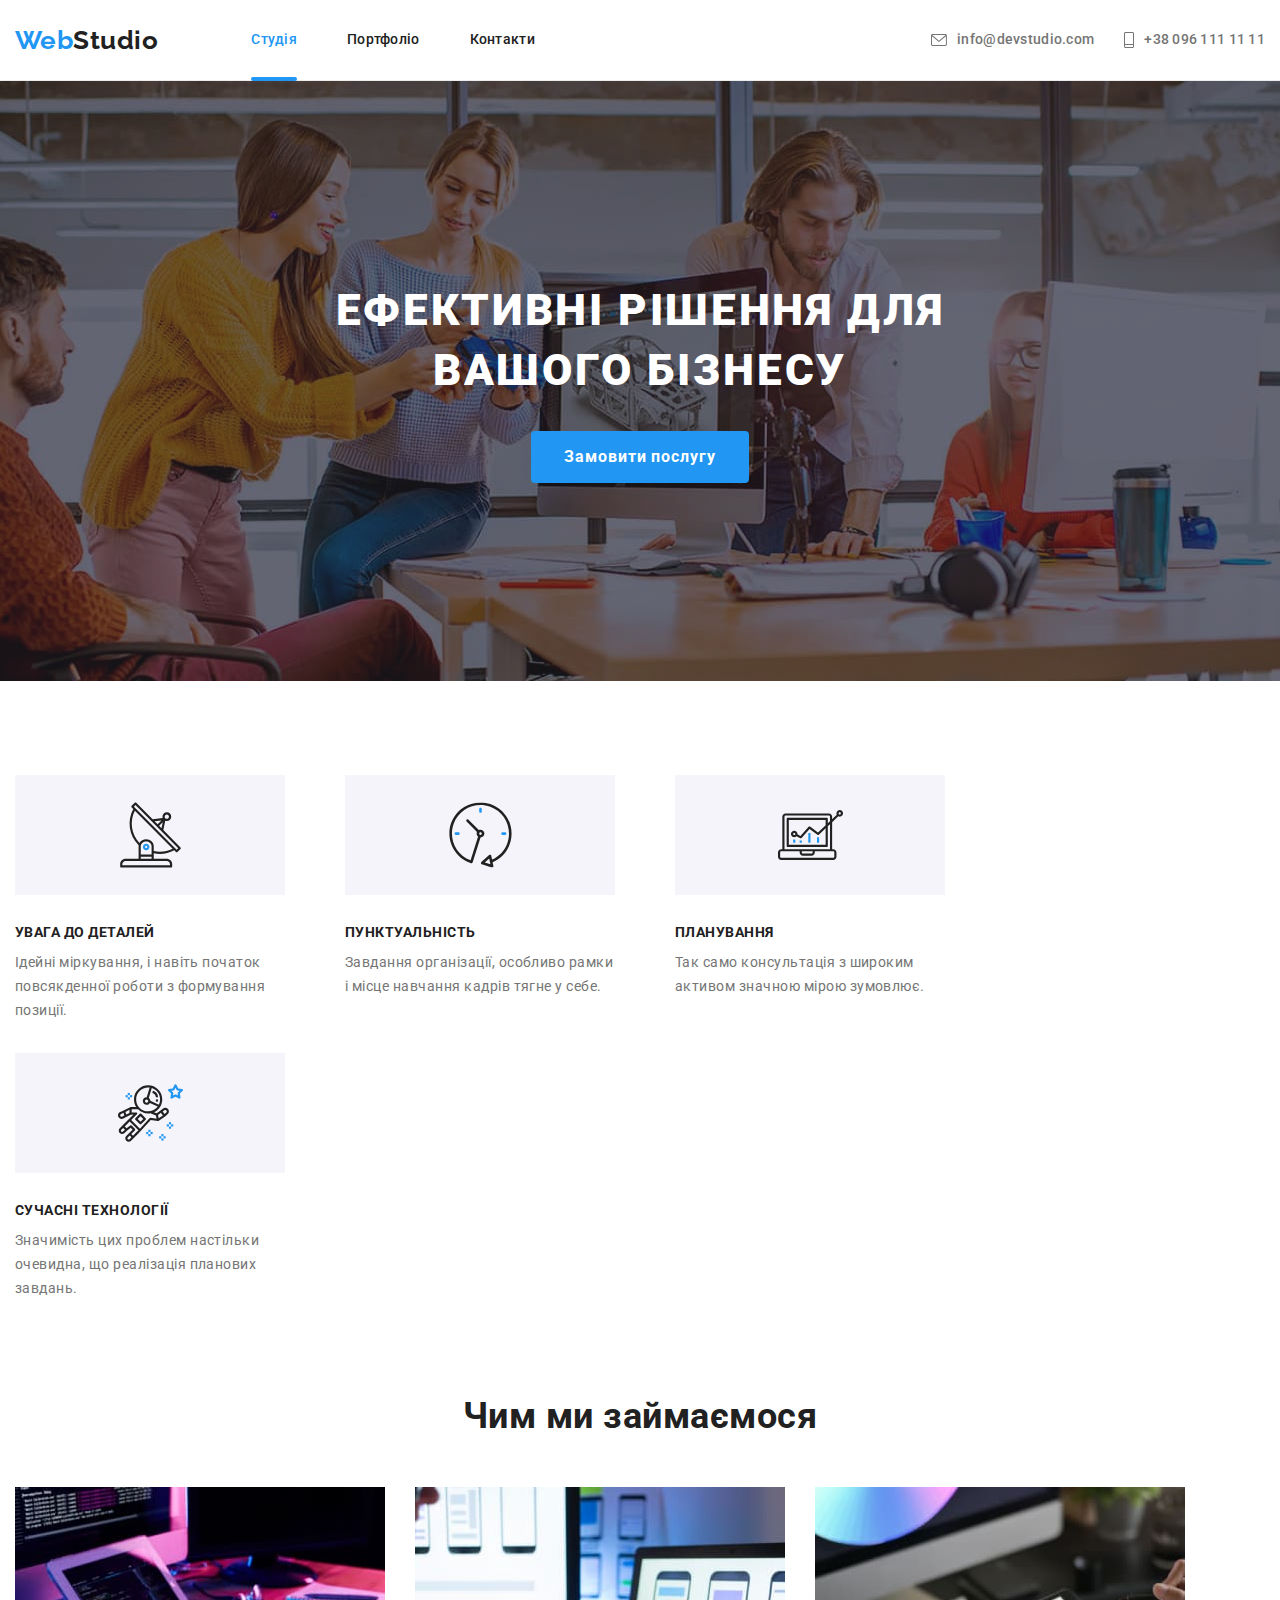
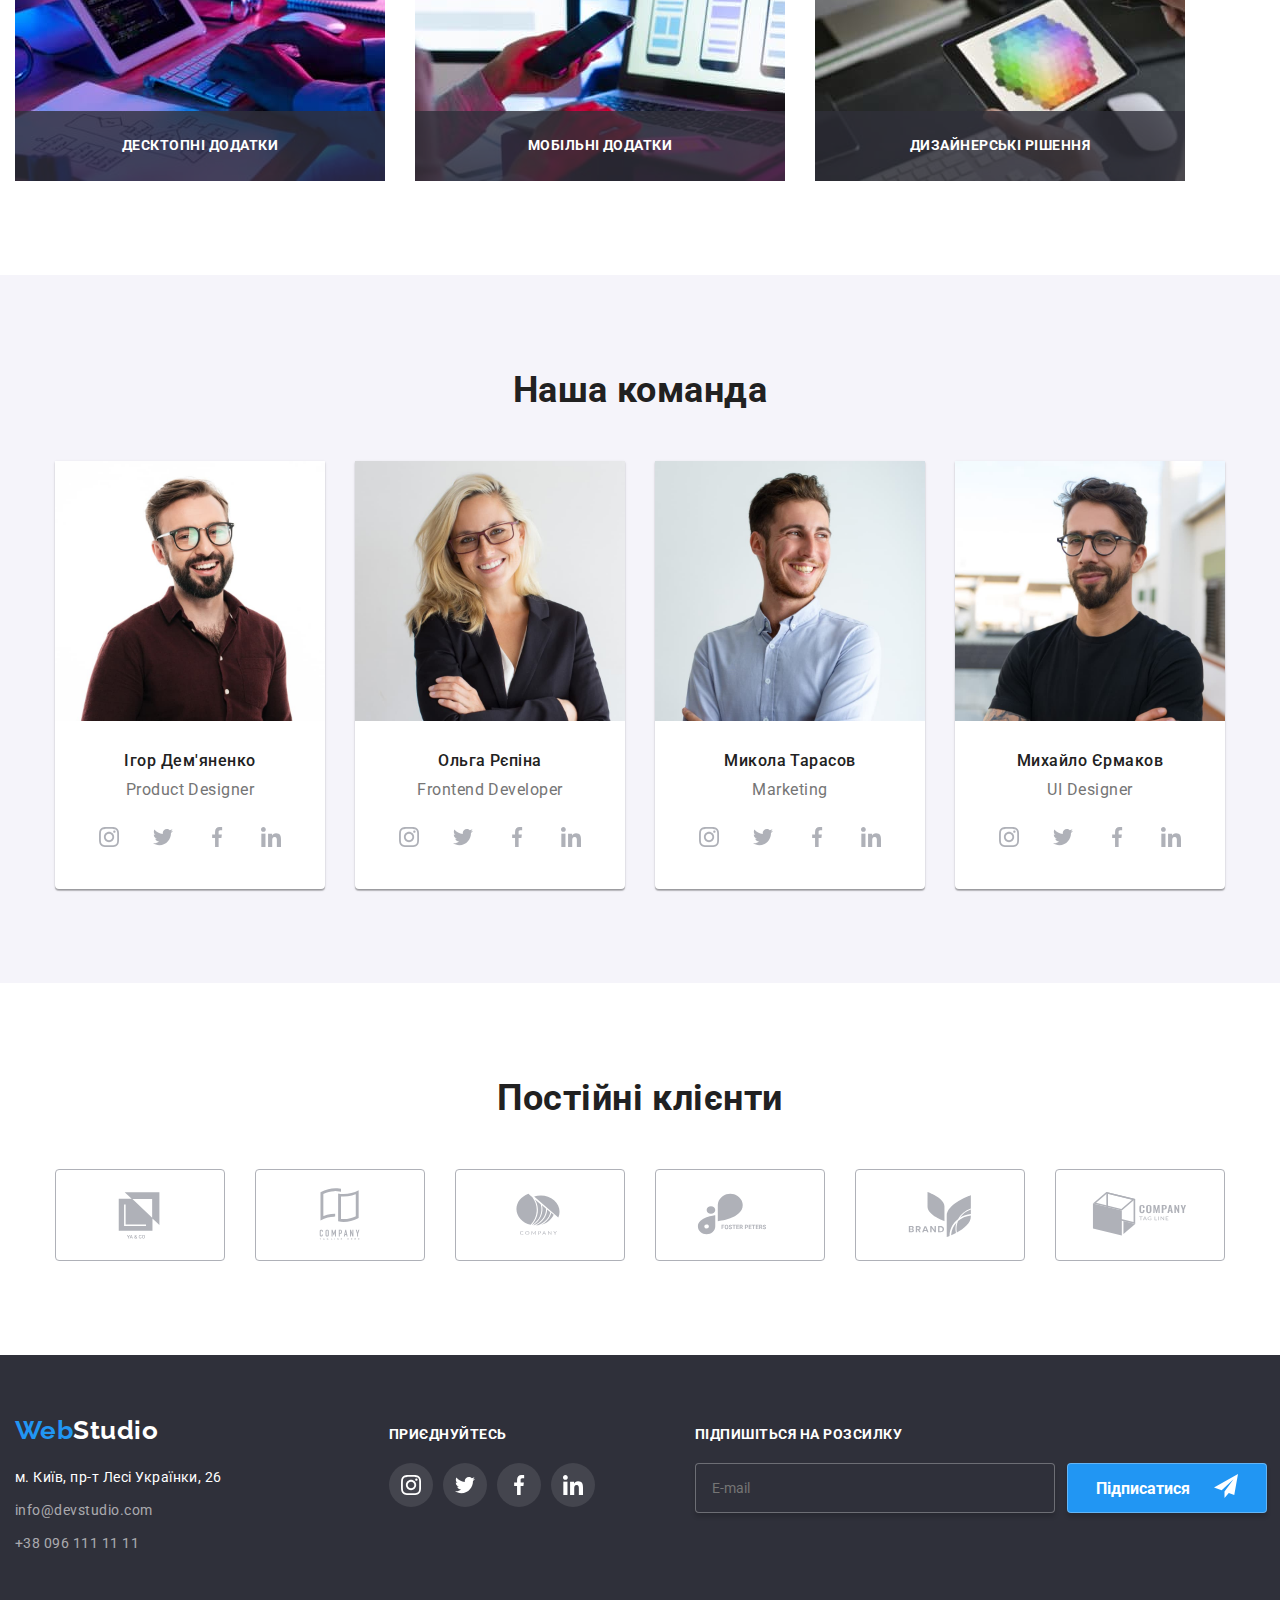
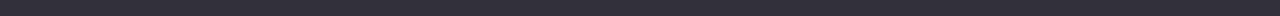
<file: index.html>
<!DOCTYPE html>
<html lang="ru">
  <head>
    <meta charset="UTF-8" />
    <meta http-equiv="X-UA-Compatible" content="IE=edge" />
    <meta name="viewport" content="width=device-width, initial-scale=1.0" />
    <title>Студия</title>
    <link rel="preconnect" href="https://fonts.googleapis.com" />
    <link rel="preconnect" href="https://fonts.googleapis.com" />
    <link rel="preconnect" href="https://fonts.gstatic.com" crossorigin />
    <link
      href="https://fonts.googleapis.com/css2?family=Raleway:wght@700&family=Roboto:wght@400;500;700;900&display=swap"
      rel="stylesheet"
    />
    <link
      rel="stylesheet"
      href="https://cdnjs.cloudflare.com/ajax/libs/modern-normalize/1.1.0/modern-normalize.min.css"
    />
    <link rel="stylesheet" href="./css/main.min.css"/>
  </head>
  <body>
    <header class="header">
      <div class="container header__container">
        <a href="/" class="logo header__logo">Web<span class="logo__span--color-black">Studio</span></a>
        <nav class="nav">
          <ul class="nav__list list">
            <li class="nav__item">
              <a class="nav__link nav__link--current" href="./index.html">Студія</a>
            </li>
            <li class="nav__item">
              <a class="nav__link" href="./portfolio.html">Портфоліо</a>
            </li>
            <li class="nav__item">
              <a class="nav__link" href="">Контакти</a>
            </li>
          </ul>
        </nav>
        <ul class="contacts header__contacts list">
          <li class="contacts__item">
            <a class="contacts__link link" href="mailto:info@devstudio.com">
              <svg class="contacts__envelop-icon">
                <use
                  href="./images/icons.svg#icon-envelope-imail"
                  width="16"
                  height="12"
                ></use>
              </svg>
              info@devstudio.com
            </a>
          </li>
          <li class="contacts__item">
            <a class="contacts__link link" href="tel:+380961111111">
              <svg class="contacts__tel-icon">
                <use
                  href="./images/icons.svg#icon-tel"
                  width="10"
                  height="16"
                ></use>
              </svg>
              +38 096 111 11 11
            </a>
          </li>
        </ul>
      </div>
    </header>
    <main>
        <section class="hero hero__overlay">
          <h1 class="hero__title">
            Ефективні рішення для <br/> вашого бізнесу
          </h1>
          <button type="button" class="hero__btn" data-modal-open>
            Замовити послугу
          </button>
        </section>
      </div>
      <section class="section">
        <div class="container features">
          <ul class="features__list list">
            <li class="features__item features__icon-antenna">
              <h3 class="features__title">УВАГА ДО ДЕТАЛЕЙ</h3>
              <p class="features__text">
                Ідейні міркування, і навіть початок повсякденної роботи з формування позиції.
              </p>
            </li>
            <li class="features__item features__icon-clock">
              <h3 class="features__title">ПУНКТУАЛЬНІСТЬ</h3>
              <p class="features__text">
                Завдання організації, особливо рамки і місце навчання кадрів тягне у себе.
              </p>
            </li>
            <li class="features__item features__icon-laptop">
              <h3 class="features__title">ПЛАНУВАННЯ</h3>
              <p class="features__text">
                Так само консультація з широким активом значною мірою зумовлює.
              </p>
            </li>
            <li class="features__item features__icon-astronaut">
              <h3 class="features__title">СУЧАСНІ ТЕХНОЛОГІЇ</h3>
              <p class="features__text">
                Значимість цих проблем настільки очевидна, що реалізація планових завдань.
              </p>
            </li>
          </ul>
        </div>
      </section>
      <section class="works">
        <div class="container">
          <h2 class="works__title">Чим ми займаємося</h2>
          <ul class="works__list list">
            <li class="works__item">
              <div class="works__wrap">
                <img
                  src="./images/img-talet-on-table.jpg"
                  alt="Белый планшет на столе"
                  width="370"
                />
                <p class="works__text">Десктопні додатки</p>
              </div>
            </li>
            <li class="works__item">
              <div class="works__wrap">
                <img
                  src="./images/img-phones-in-laptop.jpg"
                  alt="Телефоны на ноутбуке"
                  width="370"
                />
                <p class="works__text">Мобільні додатки</p>
              </div>
            </li>
            <li class="works__item">
              <div class="works__wrap">
                <img
                  src="./images/img-tablet-in-hand.jpg"
                  alt="Планшет в руках"
                  width="370"
                />
                <p class="works__text">Дизайнерські рішення</p>
              </div>
            </li>
          </ul>
        </div>
      </section>
      <section class="team team--color-grey">
        <div class="container">
          <h2 class="team__title">Наша команда</h2>
          <ul class="team__list list">
            <li class="team__item">
              <img
                src="./images/img-igor.jpg"
                alt="Мужчина в вишневой рубашке"
                width="270"
              />
              <div class="team__container">
                <p class="team__subtitle">Ігор Дем'яненко</p>
                <p lang="en" class="team__text">Product Designer</p>
                <ul class="soc list">
                  <li class="soc__item">
                    <a href="" class="soc__link link">
                      <svg class="soc__icon">
                        <use
                          href="./images/icons.svg#icon-instagram"
                          width="20"
                          height="20"
                        ></use>
                      </svg>
                    </a>
                  </li>
                  <li class="soc__item">
                    <a href="" class="soc__link link">
                      <svg class="soc__icon">
                        <use
                          href="./images/icons.svg#icon-twitter"
                          width="20"
                          height="20"
                        ></use>
                      </svg>
                    </a>
                  </li>
                  <li class="soc__item">
                    <a href="" class="soc__link link">
                      <svg class="soc__icon">
                        <use
                          href="./images/icons.svg#icon-facebook"
                          width="20"
                          height="20"
                        ></use>
                      </svg>
                    </a>
                  </li>
                  <li class="soc__item">
                    <a href="" class="soc__link link">
                      <svg class="soc__icon">
                        <use
                          href="./images/icons.svg#icon-linkedin"
                          width="20"
                          height="20"
                        ></use>
                      </svg>
                    </a>
                  </li>
                </ul>
              </div>
            </li>
            <li class="team__item">
              <img
                src="./images/img-olga.jpg"
                alt="Блондинка в очках"
                width="270"
              />
              <div class="team__container">
                <p class="team__subtitle">Ольга Рєпіна</p>
                <p lang="en" class="team__text">Frontend Developer</p>
                <ul class="soc list">
                  <li class="soc__item">
                    <a href="" class="soc__link link">
                      <svg class="soc__icon">
                        <use
                          href="./images/icons.svg#icon-instagram"
                          width="20"
                          height="20"
                        ></use>
                      </svg>
                    </a>
                  </li>
                  <li class="soc__item">
                    <a href="" class="soc__link link">
                      <svg class="soc__icon">
                        <use
                          href="./images/icons.svg#icon-twitter"
                          width="20"
                          height="20"
                        ></use>
                      </svg>
                    </a>
                  </li>
                  <li class="soc__item">
                    <a href="" class="soc__link link">
                      <svg class="soc__icon">
                        <use
                          href="./images/icons.svg#icon-facebook"
                          width="20"
                          height="20"
                        ></use>
                      </svg>
                    </a>
                  </li>
                  <li class="soc__item">
                    <a href="" class="soc__link link">
                      <svg class="soc__icon">
                        <use
                          href="./images/icons.svg#icon-linkedin"
                          width="20"
                          height="20"
                        ></use>
                      </svg>
                    </a>
                  </li>
                </ul>
              </div>
            </li>
            <li class="team__item">
              <img
                src="./images/img-nicolay.jpg"
                alt="Мужчина в белой рубашке"
                width="270"
              />
              <div class="team__container">
                <p class="team__subtitle">Микола Тарасов</p>
                <p lang="en" class="team__text">Marketing</p>
                <ul class="soc list">
                  <li class="soc__item">
                    <a href="" class="soc__link link">
                      <svg class="soc__icon">
                        <use
                          href="./images/icons.svg#icon-instagram"
                          width="20"
                          height="20"
                        ></use>
                      </svg>
                    </a>
                  </li>
                  <li class="soc__item">
                    <a href="" class="soc__link link">
                      <svg class="soc__icon">
                        <use
                          href="./images/icons.svg#icon-twitter"
                          width="20"
                          height="20"
                        ></use>
                      </svg>
                    </a>
                  </li>
                  <li class="soc__item">
                    <a href="" class="soc__link link">
                      <svg class="soc__icon">
                        <use
                          href="./images/icons.svg#icon-facebook"
                          width="20"
                          height="20"
                        ></use>
                      </svg>
                    </a>
                  </li>
                  <li class="soc__item">
                    <a href="" class="soc__link link">
                      <svg class="soc__icon">
                        <use
                          href="./images/icons.svg#icon-linkedin"
                          width="20"
                          height="20"
                        ></use>
                      </svg>
                    </a>
                  </li>
                </ul>
              </div>
            </li>
            <li class="team__item">
              <img
                src="./images/img-mihail.jpg"
                alt="Мужчина в черной футболке"
                width="270"
              />
              <div class="team__container">
                <p class="team__subtitle">Михайло Єрмаков</p>
                <p lang="en" class="team__text">UI Designer</p>
                <ul class="soc list">
                  <li class="soc__item">
                    <a href="" class="soc__link link">
                      <svg class="soc__icon">
                        <use
                          href="./images/icons.svg#icon-instagram"
                          width="20"
                          height="20"
                        ></use>
                      </svg>
                    </a>
                  </li>
                  <li class="soc__item">
                    <a href="" class="soc__link link">
                      <svg class="soc__icon">
                        <use
                          href="./images/icons.svg#icon-twitter"
                          width="20"
                          height="20"
                        ></use>
                      </svg>
                    </a>
                  </li>
                  <li class="soc__item">
                    <a href="" class="soc__link link">
                      <svg class="soc__icon">
                        <use
                          href="./images/icons.svg#icon-facebook"
                          width="20"
                          height="20"
                        ></use>
                      </svg>
                    </a>
                  </li>
                  <li class="soc__item">
                    <a href="" class="soc__link link">
                      <svg class="soc__icon">
                        <use
                          href="./images/icons.svg#icon-linkedin"
                          width="20"
                          height="20"
                        ></use>
                      </svg>
                    </a>
                  </li>
                </ul>
              </div>
            </li>
          </ul>
        </div>
      </section>
      <section class="clients">
        <div class="container">
          <h2 class="clients__title">Постійні клієнти</h2>
          <ul class="clients__list list">
            <li class="clients__item">
              <a href="" class="clients__link link">
                <svg class="clients__icon">
                  <use
                    href="./images/icons.svg#icon-logo-yaco"
                    class="clients__icon-yaco"
                    width="106"
                    height="60"
                  ></use>
                </svg>
              </a>
            </li>
            <li class="clients__item">
              <a href="" class="clients__link link">
                <svg class="clients__icon">
                  <use
                    href="./images/icons.svg#icon-logo-company-paper"
                    class="clients__icon-paper"
                    width="106"
                    height="60"
                  ></use>
                </svg>
              </a>
            </li>
            <li class="clients__item">
              <a href="" class="clients__link link">
                <svg class="clients__icon">
                  <use
                    href="./images/icons.svg#icon-logo-company-slice"
                    width="106"
                    height="60"
                  ></use>
                </svg>
              </a>
            </li>
            <li class="clients__item">
              <a href="" class="clients__link link">
                <svg class="clients__icon">
                  <use
                    href="./images/icons.svg#icon-logo-foster"
                    width="106"
                    height="60"
                  ></use>
                </svg>
              </a>
            </li>
            <li class="clients__item">
              <a href="" class="clients__link link">
                <svg class="clients__icon">
                  <use
                    href="./images/icons.svg#icon-logo-brend"
                    width="106"
                    height="60"
                  ></use>
                </svg>
              </a>
            </li>
            <li class="clients__item">
              <a href="" class="clients__link link">
                <svg class="clients__icon">
                  <use
                    href="./images/icons.svg#icon-logo-company-cube"
                    width="106"
                    height="60"
                  ></use>
                </svg>
              </a>
            </li>
          </ul>
        </div>
      </section>
    </main>
    <footer class="footer footer--dark">
      <div class="container footer__all">
        <section class="footer__info">
          <a href="/" class="logo footer__logo">Web<span class="logo__span--color-white">Studio</span></a>
          <address class="address footer__addres">
            м. Київ, пр-т Лесі Українки, 26
          </address>
          <ul class="contacts-f list">
            <li class="contacts-f__item mail">
              <a class="contacts-f__mail" href="mailto:info@devstudio.com"
                >info@devstudio.com</a
              >
            </li>
            <li class="contacts-f__item">
              <a class="contacts-f__tel" href="tel:+380961111111"
                >+38 096 111 11 11</a
              >
            </li>
          </ul>
        </section>
        <section class="join footer__join">
          <h4 class="join__title">приєднуйтесь</h4>
          <ul class="join__list list">
            <li class="join__item">
              <a href="" class="join__link link">
                <svg class="join__icon">
                  <use
                    href="./images/icons.svg#icon-instagram"
                    width="20"
                    height="20"
                  ></use>
                </svg>
              </a>
            </li>
            <li class="join__item">
              <a href="" class="join__link link">
                <svg class="join__icon">
                  <use
                    href="./images/icons.svg#icon-twitter"
                    width="20"
                    height="20"
                  ></use>
                </svg>
              </a>
            </li>
            <li class="join__item">
              <a href="" class="join__link link">
                <svg class="join__icon">
                  <use
                    href="./images/icons.svg#icon-facebook"
                    width="20"
                    height="20"
                  ></use>
                </svg>
              </a>
            </li>
            <li class="join__item">
              <a href="" class="join__link link">
                <svg class="join__icon">
                  <use
                    href="./images/icons.svg#icon-linkedin"
                    width="20"
                    height="20"
                  ></use>
                </svg>
              </a>
            </li>
          </ul>
        </section>
        <section class="mailing">
            <p class="mailing__title">Підпишіться на розсилку</p>
            <form class="mailing__form">
                <input type="email" name="email" placeholder="E-mail" class="mailing__input">
                <button type="submit" class="btn mailing-btn">Підписатися
                    <svg class="mailing__icon" width="24" height="24">
                        <use href="./images/icons.svg#footer-send-icon"></use>
                    </svg>
                </button>
            </form>
        </section>
      </div>
    </footer>
    <div class="backdrop is-hidden" data-modal>
      <div class="modal">
        <button type="button" class="modal-close-btn" data-modal-close>
          <svg class="icon-modal-close">
            <use
              href="./images/icons.svg#icon-modal-close-btn"
              width="11"
              height="11"
            ></use>
          </svg>
        </button>
        <p class="modal-title">Залиште свої дані, ми вам передзвонимо</p>
        <form class="modal-form">
          <div class="modal-field">
            <label class="modal-label" for="user-name">Ім'я</label>
            <div class="input-wrap">
              <input
                type="text"
                name="user-name"
                class="modal-input"
                required
                minlength="2"
                id="user-name"
              />
              <svg class="modal-icon-user" width="18" height="18">
                <use href="./images/icons.svg#modal-icon-person"></use>
              </svg>
            </div>
          </div>
          <div class="modal-field">
            <label class="modal-label" for="user-tel">Телефон</label>
            <div class="input-wrap">
              <input
                type="tel"
                name="user-tel"
                class="modal-input"
                required
                minlength="2"
                id="user-tel"
              />
              <svg class="modal-icon-tel" width="18" height="18">
                <use href="./images/icons.svg#modal-icon-phone"></use>
              </svg>
            </div>
          </div>
          <div class="modal-field">
            <label class="modal-label" for="user-mail">Пошта</label>
            <div class="input-wrap">
              <input
                type="email"
                name="user-mail"
                class="modal-input"
                required
                minlength="2"
                id="user-mail"
              />
              <svg class="modal-icon-mail" width="18" height="18">
                <use href="./images/icons.svg#modal-icon-email"></use>
              </svg>
            </div>
          </div>
          <div class="modal-field coment">
            <label class="modal-label" for="modal-text">Коментар</label>
            <textarea
              name="modal-text"
              id="modal-text"
              class="modal-text-area"
              placeholder="Введіть текст"
            ></textarea>
          </div>
          <label for="privacy" class="check-text">
                <input type="checkbox" name="pivacy" id="privacy"  class="input-check visually-hidden" />
                  <span class="check-check">
                      <svg class="check-icon" width="11" height="8">
                          <use href="./images/icons.svg#icon-modal-check">
                          </use>
                        </svg>
                    </span>Погоджуюся з розсилкою та приймаю &nbsp;<a href="">Умови договору</a>
            </label>
          <button type="submit" class="modal-btn">Відправити
          </button>
          </div>
        </form>
      </div>
    </div>
    <script src="./js/modal.js"></script>
  </body>
</html>
</file>
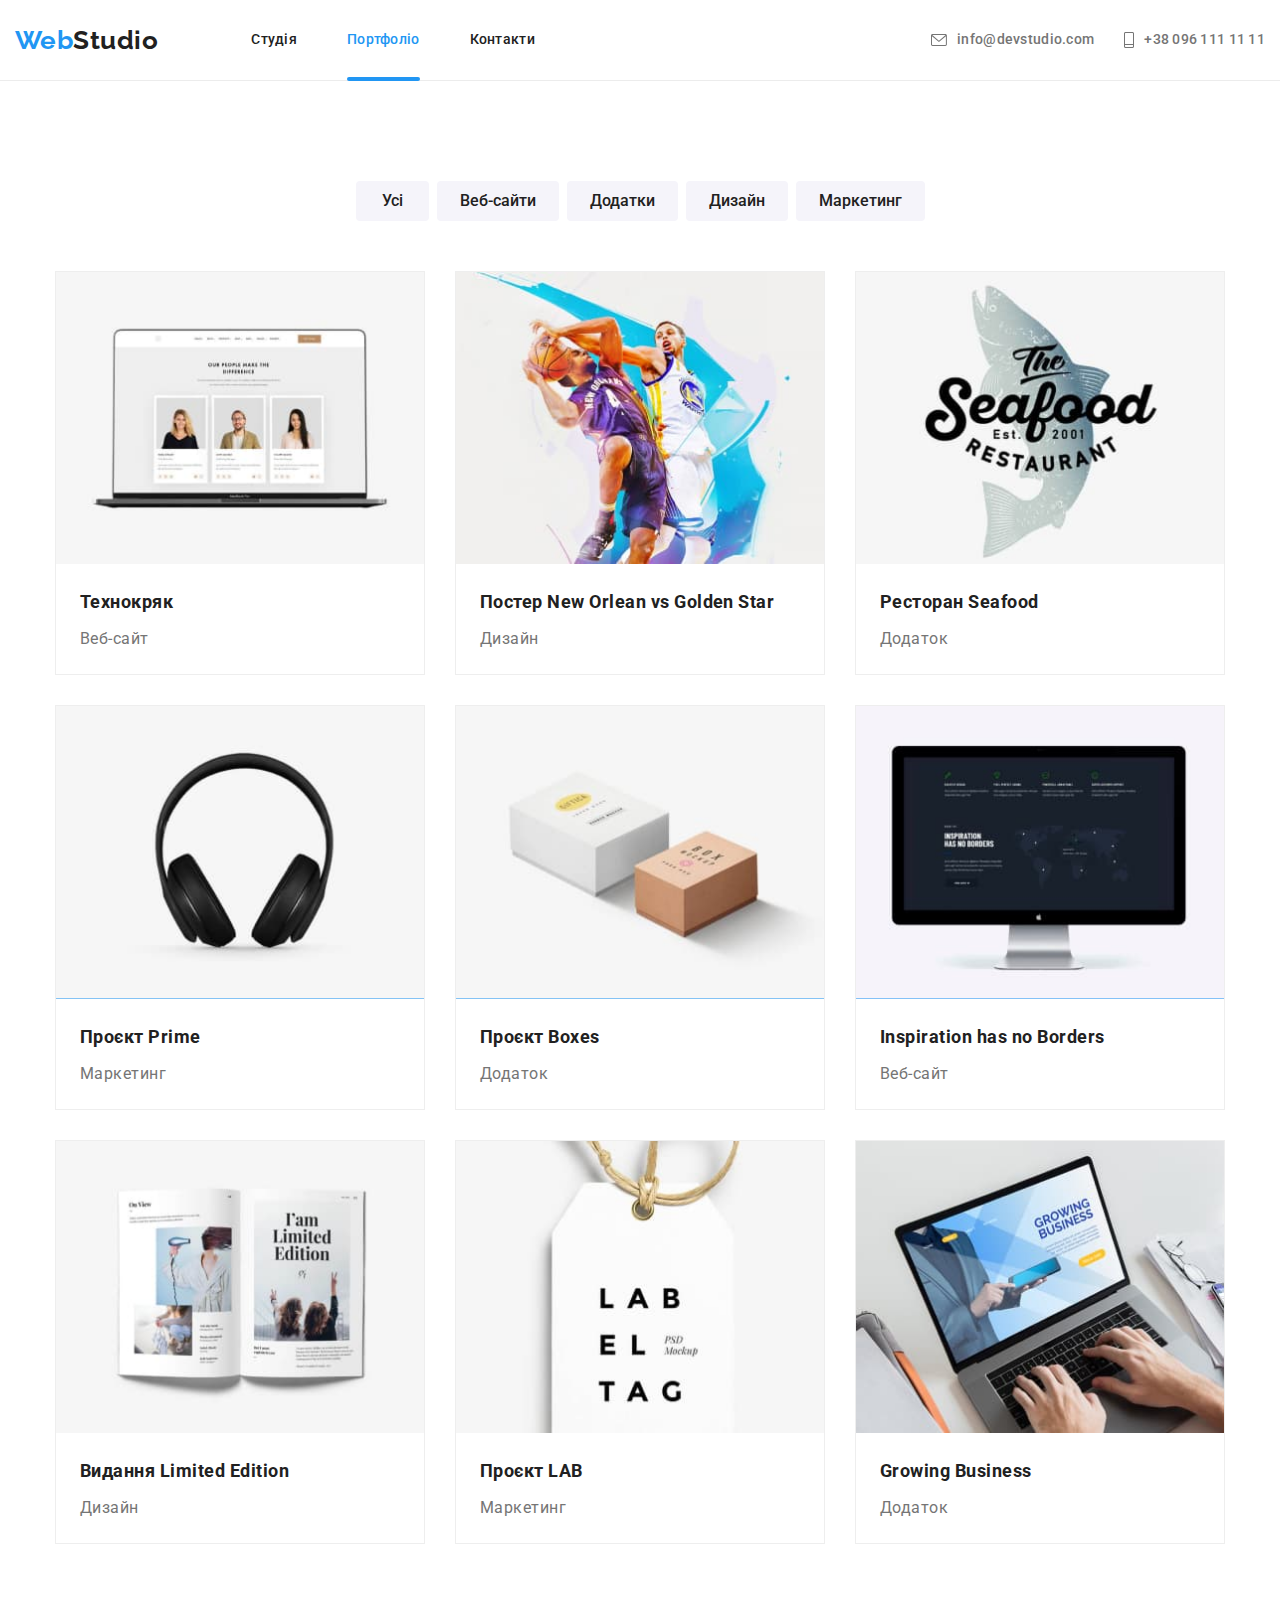
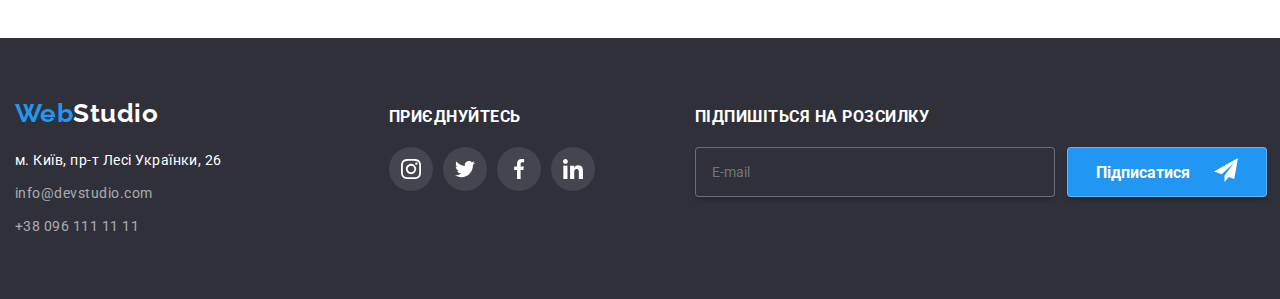
<file: portfolio.html>
<!DOCTYPE html>
<html lang="ru">
  <head>
    <meta charset="UTF-8" />
    <meta http-equiv="X-UA-Compatible" content="IE=edge" />
    <meta name="viewport" content="width=device-width, initial-scale=1.0" />
    <title>Portfolio</title>
    <link rel="preconnect" href="https://fonts.googleapis.com" />
    <link rel="preconnect" href="https://fonts.gstatic.com" crossorigin />
    <link
      href="https://fonts.googleapis.com/css2?family=Raleway:wght@700&family=Roboto:wght@400;500;700;900&display=swap"
      rel="stylesheet"
    />
    <link
      rel="stylesheet"
      href="https://cdnjs.cloudflare.com/ajax/libs/modern-normalize/1.1.0/modern-normalize.min.css"
    />
    <link rel="stylesheet" href="./css/main.min.css" />
  </head>
  <body>
    <header class="header">
      <div class="container header__container">
        <a href="/" class="logo header__logo"
          >Web<span class="logo__span--color-black">Studio</span></a
        >
        <nav class="nav">
          <ul class="nav__list list">
            <li class="nav__item">
              <a class="nav__link" href="./index.html">Студія</a>
            </li>
            <li class="nav__item">
              <a class="nav__link nav__link--current" href="./portfolio.html"
                >Портфоліо</a
              >
            </li>
            <li class="nav__item">
              <a class="nav__link" href="">Контакти</a>
            </li>
          </ul>
        </nav>
        <ul class="contacts header__contacts list">
          <li class="contacts__item">
            <a class="contacts__link link" href="mailto:info@devstudio.com">
              <svg class="contacts__envelop-icon">
                <use
                  href="./images/icons.svg#icon-envelope-imail"
                  width="16"
                  height="12"
                ></use>
              </svg>
              info@devstudio.com
            </a>
          </li>
          <li class="contacts__item">
            <a class="contacts__link link" href="tel:+380961111111">
              <svg class="contacts__tel-icon">
                <use
                  href="./images/icons.svg#icon-tel"
                  width="10"
                  height="16"
                ></use>
              </svg>
              +38 096 111 11 11
            </a>
          </li>
        </ul>
      </div>
    </header>
    <main class="portfolio-main">
      <section class="portfolio-filter">
        <div class="container">
          <ul class="filter list">
            <li class="filter__item">
              <button class="filter__btn" type="button">Усі</button>
            </li>
            <li class="filter__item">
              <button class="filter__btn" type="button">Веб-сайти</button>
            </li>
            <li class="filter__item">
              <button class="filter__btn" type="button">Додатки</button>
            </li>
            <li class="filter__item">
              <button class="filter__btn" type="button">Дизайн</button>
            </li>
            <li class="filter__item">
              <button class="filter__btn" type="button">Маркетинг</button>
            </li>
          </ul>
          <ul class="example list">
            <li class="example__item">
              <a href="" class="example__link link">
                <div class="card">
                  <img
                    class="card__img"
                    src="./images/portfolio-photo1.jpg"
                    alt="На ноутбуке три человека"
                    width="370"
                  />
                  <p class="card__info">
                    Ресурс пропонує комплексні пропозиції з різним рівнем
                    функціоналу та сервісів. Все це дозволить відвідувачу
                    отримати вичерпні відомості про компанію чи приватну особу.
                  </p>
                </div>
                <div class="text-wrap">
                  <h2 class="text-wrap__name-work">Технокряк</h2>
                  <p class="text-wrap__kind-work">Веб-сайт</p>
                </div>
              </a>
            </li>
            <li class="example__item">
              <a href="" class="example__link link">
                <div class="card">
                  <img
                    class="card__img"
                    src="./images/portfolio-photo2.jpg"
                    alt="Баскетбол"
                    width="370"
                  />
                  <p class="card__info">
                    Ресурс пропонує комплексні пропозиції з різним рівнем
                    функціоналу та сервісів. Все це дозволить відвідувачу
                    отримати вичерпні відомості про компанію чи приватну особу.
                  </p>
                </div>
                <div class="text-wrap">
                  <h2 class="text-wrap__name-work">
                    Постер <span>New Orlean vs Golden Star</span>
                  </h2>
                  <p class="text-wrap__kind-work">Дизайн</p>
                </div>
              </a>
            </li>
            <li class="example__item">
              <a href="" class="example__link link">
                <div class="card">
                  <img
                    class="card__img"
                    src="./images/portfolio-photo3.jpg"
                    alt="Логотип ресторана"
                    width="370"
                  />
                  <p class="card__info">
                    Ресурс пропонує комплексні пропозиції з різним рівнем
                    функціоналу та сервісів. Все це дозволить відвідувачу
                    отримати вичерпні відомості про компанію чи приватну особу.
                  </p>
                </div>
                <div class="text-wrap">
                  <h2 class="text-wrap__name-work">
                    Ресторан <span>Seafood</span>
                  </h2>
                  <p class="text-wrap__kind-work">Додаток</p>
                </div>
              </a>
            </li>
            <li class="example__item">
              <a href="" class="example__link link">
                <div class="card">
                  <img
                    class="card__img"
                    src="./images/portfolio-photo4.jpg"
                    alt="Наушники"
                    width="370"
                  />
                  <p class="card__info">
                    Ресурс пропонує комплексні пропозиції з різним рівнем
                    функціоналу та сервісів. Все це дозволить відвідувачу
                    отримати вичерпні відомості про компанію чи приватну особу.
                  </p>
                </div>
                <div class="text-wrap">
                  <h2 class="text-wrap__name-work">
                    Проєкт <span>Prime</span>
                  </h2>
                  <p class="text-wrap__kind-work">Маркетинг</p>
                </div>
              </a>
            </li>
            <li class="example__item">
              <a href="" class="example__link link">
                <div class="card">
                  <img
                    class="card__img"
                    src="./images/portfolio-photo5.jpg"
                    alt="Коробки"
                    width="370"
                  />
                  <p class="card__info">
                    Ресурс пропонує комплексні пропозиції з різним рівнем
                    функціоналу та сервісів. Все це дозволить відвідувачу
                    отримати вичерпні відомості про компанію чи приватну особу.
                  </p>
                </div>
                <div class="text-wrap">
                  <h2 class="text-wrap__name-work">
                    Проєкт <span>Boxes</span>
                  </h2>
                  <p class="text-wrap__kind-work">Додаток</p>
                </div>
              </a>
            </li>
            <li class="example__item">
              <a href="" class="example__link link">
                <div class="card">
                  <img
                    class="card__img"
                    src="./images/portfolio-photo6.jpg"
                    alt="Монитор"
                    width="370"
                  />
                  <p class="card__info">
                    Ресурс пропонує комплексні пропозиції з різним рівнем
                    функціоналу та сервісів. Все це дозволить відвідувачу
                    отримати вичерпні відомості про компанію чи приватну особу.
                  </p>
                </div>
                <div class="text-wrap">
                  <h2 class="text-wrap__name-work">
                    <span>Inspiration has no Borders</span>
                  </h2>
                  <p class="text-wrap__kind-work">Веб-сайт</p>
                </div>
              </a>
            </li>
            <li class="example__item">
              <a href="" class="example__link link">
                <div class="card">
                  <img
                    class="card__img"
                    src="./images/portfolio-photo7.jpg"
                    alt="Книга"
                    width="370"
                  />
                  <p class="card__info">
                    Ресурс пропонує комплексні пропозиції з різним рівнем
                    функціоналу та сервісів. Все це дозволить відвідувачу
                    отримати вичерпні відомості про компанію чи приватну особу.
                  </p>
                </div>
                <div class="text-wrap">
                  <h2 class="text-wrap__name-work">
                    Видання
                    <span>Limited Edition</span>
                  </h2>
                  <p class="text-wrap__kind-work">Дизайн</p>
                </div>
              </a>
            </li>
            <li class="example__item">
              <a href="" class="example__link link">
                <div class="card">
                  <img
                    class="card__img"
                    src="./images/portfolio-photo8.jpg"
                    alt="Бирка"
                    width="370"
                  />
                  <p class="card__info">
                    Ресурс пропонує комплексні пропозиції з різним рівнем
                    функціоналу та сервісів. Все це дозволить відвідувачу
                    отримати вичерпні відомості про компанію чи приватну особу.
                  </p>
                </div>
                <div class="text-wrap">
                  <h2 class="text-wrap__name-work">Проєкт <span>LAB</span></h2>
                  <p class="text-wrap__kind-work">Маркетинг</p>
                </div>
              </a>
            </li>
            <li class="example__item">
              <a href="" class="example__link link">
                <div class="card">
                  <img
                    class="card__img"
                    src="./images/portfolio-photo9.jpg"
                    alt="Мужчина на ноутбуке"
                    width="370"
                  />
                  <p class="card__info">
                    Ресурс пропонує комплексні пропозиції з різним рівнем
                    функціоналу та сервісів. Все це дозволить відвідувачу
                    отримати вичерпні відомості про компанію чи приватну особу.
                  </p>
                </div>
                <div class="text-wrap">
                  <h2 class="text-wrap__name-work">
                    <span>Growing Business</span>
                  </h2>
                  <p class="text-wrap__kind-work">Додаток</p>
                </div>
              </a>
            </li>
          </ul>
        </div>
      </section>
    </main>
    <footer class="footer footer--dark">
      <div class="container footer__all">
        <section class="footer__info">
          <a href="/" class="logo footer__logo"
            >Web<span class="logo__span--color-white">Studio</span></a
          >
          <address class="address footer__addres">
            м. Київ, пр-т Лесі Українки, 26
          </address>
          <ul class="contacts-f list">
            <li class="contacts-f__item mail">
              <a class="contacts-f__mail" href="mailto:info@devstudio.com"
                >info@devstudio.com</a
              >
            </li>
            <li class="contacts-f__item">
              <a class="contacts-f__tel" href="tel:+380961111111"
                >+38 096 111 11 11</a
              >
            </li>
          </ul>
        </section>
        <section class="join footer__join">
          <h3 class="join__title">приєднуйтесь</h3>
          <ul class="join__list list">
            <li class="join__item">
              <a href="" class="join__link link">
                <svg class="join__icon">
                  <use
                    href="./images/icons.svg#icon-instagram"
                    width="20"
                    height="20"
                  ></use>
                </svg>
              </a>
            </li>
            <li class="join__item">
              <a href="" class="join__link link">
                <svg class="join__icon">
                  <use
                    href="./images/icons.svg#icon-twitter"
                    width="20"
                    height="20"
                  ></use>
                </svg>
              </a>
            </li>
            <li class="join__item">
              <a href="" class="join__link link">
                <svg class="join__icon">
                  <use
                    href="./images/icons.svg#icon-facebook"
                    width="20"
                    height="20"
                  ></use>
                </svg>
              </a>
            </li>
            <li class="join__item">
              <a href="" class="join__link link">
                <svg class="join__icon">
                  <use
                    href="./images/icons.svg#icon-linkedin"
                    width="20"
                    height="20"
                  ></use>
                </svg>
              </a>
            </li>
          </ul>
        </section>
        <section class="mailing">
          <h3 class="mailing__title">Підпишіться на розсилку</h3>
          <form class="mailing__form">
            <input
              type="email"
              name="email"
              placeholder="E-mail"
              class="mailing__input"
            />
            <button type="submit" class="btn mailing-btn">
              Підписатися
              <svg class="mailing__icon" width="24" height="24">
                <use href="./images/icons.svg#footer-send-icon"></use>
              </svg>
            </button>
          </form>
        </section>
      </div>
    </footer>
  </body>
</html>
</file>
<file: css/main.min.css>
html{box-sizing:border-box}*,*::before,*::after{box-sizing:inherit}:root{--header-color: #757575;--main-title-color: #212121;--second-header-color: #2196f3;--local-color: #ffffff}body{font-family:Roboto,sans-serif;font-weight:400;letter-spacing:.03em;color:var(--header-color)}img{display:block;max-width:100%;height:auto}p,h1,h2,h3,h4{margin-top:0;margin-bottom:0}.list{margin:0;padding-left:0}.container{width:100%;margin-left:auto;margin-right:auto;padding-left:15px;padding-right:15px}ul{list-style:none;margin:0;padding-left:0}.link{text-decoration:none}.hero__title{color:var(--local-color)}.works__title,.features__title,.team__title,.text-wrap__name-work,.team__subtitle,.clients__title{color:var(--main-title-color)}.section--white,.img{background-color:#e5e5e5}.filter__btn{cursor:pointer}button{border:1px solid rgba(0,0,0,0)}.visually-hidden{position:absolute;white-space:nowrap;width:1px;height:1px;overflow:hidden;border:0;padding:0;clip:rect(0 0 0 0);clip-path:inset(50%);margin:-1px}.backdrop{position:fixed;top:0;left:0;width:100%;height:100%;background-color:rgba(37,36,36,.578);transition:opacity 250ms cubic-bezier(0.4, 0, 0.2, 1),visibility 250ms cubic-bezier(0.4, 0, 0.2, 1)}.modal{position:absolute;width:530px;min-height:580px;padding:40px;background-color:var(--local-color);border-radius:4px;top:50%;left:50%;transform:translate(-50%, -50%) scale(1);transition:transform 250ms cubic-bezier(0.4, 0, 0.2, 1);box-shadow:0px 2px 1px 0px rgba(0,0,0,.2),0px 1px 1px 0px rgba(0,0,0,.14),0px 1px 1px 0px rgba(0,0,0,.12)}.backdrop.is-hidden .modal{transform:translate(-50%, -50%) scale(0)}.modal-close-btn{display:flex;position:absolute;width:30px;height:30px;align-items:center;justify-content:center;right:10px;top:10px;border-radius:50%;border:1px solid rgba(0,0,0,.1);background-color:var(--local-color);transition:transform 250ms cubic-bezier(0.4, 0, 0.2, 1);cursor:pointer}.modal-close-btn:hover,.modal-close-btn:focus{background-color:var(--local-color)}.is-hidden{opacity:0;visibility:hidden;pointer-events:none}.icon-modal-close{width:11px;height:11px;fill:#000}.modal-close-btn:hover .icon-modal-close,.modal-close-btn:focus .icon-modal-close{fill:var(--second-header-color)}.modal-title{font-size:20px;font-weight:700;line-height:1.15;text-align:center;margin-bottom:12px;color:var(--main-title-color)}.modal-field{margin-bottom:10px}.coment{margin-bottom:20px}.modal-label{display:block;margin-bottom:4px;font-weight:400;font-size:12px;line-height:1.1666666667;color:var(--header-color)}.modal-input{width:100%;height:40px;padding-left:30px;border:1px solid rgba(33,33,33,.2);background-color:rgba(0,0,0,0);transition:border-color 250ms cubic-bezier(0.4, 0, 0.2, 1)}.modal-input:focus{border-color:var(--second-header-color);outline:rgba(0,0,0,0)}.input-wrap{position:relative}.modal-icon-user{position:absolute;left:12px;top:50%;transform:translateY(-50%);transition:fill 250ms cubic-bezier(0.4, 0, 0.2, 1)}.modal-input:focus+.modal-icon-user{fill:var(--second-header-color)}.modal-icon-tel{position:absolute;left:12px;top:50%;transform:translateY(-50%);transition:fill 250ms cubic-bezier(0.4, 0, 0.2, 1)}.modal-input:focus+.modal-icon-tel{fill:var(--second-header-color)}.modal-icon-mail{position:absolute;left:12px;top:50%;transform:translateY(-50%);transition:fill 250ms cubic-bezier(0.4, 0, 0.2, 1)}.modal-input:focus+.modal-icon-mail{fill:var(--second-header-color)}.modal-text-area{display:block;width:100%;height:120px;border:1px solid rgba(33,33,33,.2);border-radius:4px;resize:none;padding:12px 16px;transition:border-color 250ms cubic-bezier(0.4, 0, 0.2, 1)}.modal-text-area:focus{border-color:var(--second-header-color);outline:rgba(0,0,0,0)}.check-text{display:flex;align-items:center;justify-content:center;font-weight:400;font-size:14px;line-height:1.7142857143;margin-bottom:30px;color:var(--header-color);flex-shrink:0}.check-text a{color:var(--second-header-color);flex-shrink:0}.check-check{display:flex;align-items:center;justify-content:center;width:16px;height:15px;border:2px solid var(--main-title-color);border-radius:2px;margin-right:8px}.input-check:checked+.check-check{background-color:var(--second-header-color);border:none}.check-icon{display:inline-block;fill:rgba(0,0,0,0)}.input-check:checked+.check-check .check-icon{fill:var(--local-color)}.modal-btn{display:block;width:200px;height:50px;margin-left:auto;margin-right:auto;font-weight:700;font-size:16px;line-height:1.875;letter-spacing:.06em;color:var(--local-color);background-color:var(--second-header-color);border-radius:4px;box-shadow:0px 2px 1px 0px rgba(0,0,0,.2),0px 1px 1px 0px rgba(0,0,0,.14),0px 1px 3px 0px rgba(0,0,0,.12)}.header{border-bottom:1px solid #ececec;background-color:var(--local-color)}.header__container{display:flex;align-items:center}.header__logo{margin-right:93px}.logo{display:inline-block;font-family:Raleway;font-weight:700;font-size:26px;line-height:1.19;color:var(--second-header-color);text-decoration:none}.logo__span--color-white{color:var(--local-color)}.logo__span--color-black{color:var(--main-title-color)}.nav__list{display:flex}.nav__item:not(:last-child){margin-right:50px}.nav__link{display:block;padding-top:32px;padding-bottom:32px;font-weight:500;font-size:14px;line-height:1.14;letter-spacing:.02em;text-decoration:none;color:var(--main-title-color);transition:color 250ms cubic-bezier(0.4, 0, 0.2, 1)}.nav__link:hover,.nav__link:focus{color:var(--second-header-color)}.nav__link--current{position:relative;color:var(--second-header-color)}.nav__link--current::after{content:"";position:absolute;border-radius:2px;width:100%;height:4px;background-color:var(--second-header-color);left:0px;bottom:-1px}.contacts{display:flex}.contacts__envelop-icon{width:16px;height:12px;margin-right:10px;fill:currentColor}.contacts__tel-icon{width:10px;height:16px;margin-right:10px;fill:currentColor}.header__contacts{margin-left:auto}.header__contacts .contacts__item+.contacts__item{margin-left:30px}.contacts__link{display:flex;align-items:center;padding-top:32px;padding-bottom:32px;font-weight:500;font-size:14px;line-height:1.14;letter-spacing:.02em;color:var(--header-color);text-decoration:none;transition:color 250ms cubic-bezier(0.4, 0, 0.2, 1)}.contacts__link:hover,.contacts__link:focus{color:var(--second-header-color)}.address{font-style:inherit;font-weight:400;font-size:14px;line-height:1.71;color:var(--local-color);flex-shrink:0}.hero{padding-top:200px;padding-bottom:200px;text-align:center}.hero__title{display:inline-block;font-weight:900;font-size:44px;line-height:1.36;letter-spacing:.06em;text-transform:uppercase}.hero__btn{display:block;font-family:inherit;font-weight:700;font-size:16px;line-height:1.88;letter-spacing:.06em;min-width:200px;padding:10px 32px;margin-top:30px;margin-left:auto;margin-right:auto;border-radius:4px;color:var(--local-color);background-color:var(--second-header-color);cursor:pointer}.hero__btn:hover,.hero__btn:focus{color:var(--local-color)}.hero__overlay{display:block;max-width:1600px;height:600px;margin-left:auto;margin-right:auto;background-color:#c4c4c4;background-image:url(../images/hero-overlay.png),url(../images/hero-img.jpg);background-size:cover;background-repeat:no-repeat;background-position:center}.features{padding-top:94px;padding-bottom:94px;background-color:#fff}.features__title{font-weight:700;font-size:14px;line-height:1.14;text-transform:uppercase;margin-bottom:10px}.features__text{font-weight:400;font-size:14px;line-height:1.71}.features__list{display:flex;flex-wrap:wrap;gap:30px;margin-left:auto;margin-right:auto}.features__icon-antenna::before{background-image:url(../images/antenna.svg)}.features__icon-clock::before{background-image:url(../images/clock.svg)}.features__icon-laptop::before{background-image:url(../images/after-hero-laptop.svg)}.features__icon-astronaut::before{background-image:url(../images/astronaut.svg)}.features__item{width:270px}.features__item:not(:nth-child(4n)){margin-right:30px}.features__item::before{display:block;content:"";width:270px;height:120px;margin-bottom:30px;background-repeat:no-repeat;background-color:#f5f4fa;background-size:65px 70px;background-position:center}.works{padding-top:0;padding-bottom:94px;background-color:#fff}.works__title{font-weight:700;font-size:36px;line-height:1.17;text-align:center;margin-bottom:50px}.works__wrap{position:relative}.works__text{display:flex;position:absolute;width:370px;height:70px;align-items:center;justify-content:center;bottom:0;left:0;font-family:inherit;font-weight:700;font-size:14px;line-height:1.14;text-transform:uppercase;color:var(--local-color);background-color:rgba(47,48,58,.8)}.works__item:not(:nth-child(3n)){margin-right:30px}.works__list{display:flex;margin-left:auto;margin-right:auto}.team{padding-top:94px;padding-bottom:94px}.team .container{margin-left:auto;margin-right:auto;justify-content:center}.team__title{font-weight:700;font-size:36px;line-height:1.17;text-align:center;margin-bottom:50px}.team__subtitle{margin-bottom:10px;font-weight:500;font-size:16px;line-height:1.19}.team__text{font-weight:400;font-size:16px;line-height:1.19;margin-bottom:16px}.team__list{display:flex;justify-content:center}.team__container{width:270px;padding-top:30px;padding-bottom:30px;justify-content:center}.team--color-grey{background-color:#f5f4fa}.team__item{width:270px;text-align:center;margin-right:30px;background-color:var(--local-color);border-bottom-left-radius:4px;border-bottom-right-radius:4px;box-shadow:0px 2px 1px 0 rgba(0,0,0,.2),0px 1px 1px 0px rgba(0,0,0,.14),0px 1px 3px 0px rgba(0,0,0,.12)}.team__item:nth-last-child(-n+1){margin-right:0}.soc{display:flex;justify-content:center}.soc__item{width:44px;height:44px;margin-right:10px}.soc__item:last-child{margin-right:0px}.soc__icon{width:20px;height:20px}.soc__link{display:flex;width:44px;height:44px;border-radius:50%;align-items:center;justify-content:center;background-color:var(--local-color);fill:#afb1b8;transition:background-color 250ms cubic-bezier(0.4, 0, 0.2, 1),fill 250ms cubic-bezier(0.4, 0, 0.2, 1)}.soc__link:hover,.soc__link:focus{background-color:var(--second-header-color);fill:var(--local-color)}.clients{padding-top:94px;padding-bottom:94px;background-color:#fff}.clients .container{margin-left:auto;margin-right:auto;justify-content:center}.clients__title{font-weight:700;font-size:36px;line-height:1.17;text-align:center;margin-bottom:50px}.clients__list{display:flex;align-items:center;justify-content:center}.clients__item{width:170px;height:92px;margin-right:30px}.clients__item:last-child{margin-right:0px}.clients__link{display:flex;width:170px;height:92px;align-items:center;justify-content:center;border-radius:4px;fill:#afb1b8;border:1px solid #afb1b8;border-radius:4px;transition:border-color 250ms cubic-bezier(0.4, 0, 0.2, 1),fill 250ms cubic-bezier(0.4, 0, 0.2, 1)}.clients__link:hover,.clients__link:focus{border-color:var(--second-header-color);fill:var(--second-header-color)}.clients__icon{display:flex;width:106px;height:60px;align-items:center;justify-content:center}.footer{padding-top:60px;padding-bottom:60px}.footer__all{display:flex;align-items:baseline}.footer__info{flex-grow:1;margin-right:70px}.footer__logo{margin-bottom:20px}.footer__addres{margin-bottom:9px}.footer__join{margin-right:100px}.footer--dark{background:#2f303a}.contacts-f .mail{margin-bottom:9px}.contacts-f__mail,.contacts-f__tel{font-weight:400;font-size:14px;line-height:1.71;color:rgba(255,255,255,.6);text-decoration:none;transition:color 250ms cubic-bezier(0.4, 0, 0.2, 1)}.contacts-f__mail:hover,.contacts-f__maill:focus,.contacts-f__tel:hover,.contacts-f__tell:focus{color:var(--second-header-color)}.contacts-f__mail:hover,.contacts-f__mail:focus,.contacts-f__tel:hover,.contacts-f__tel:focus{color:var(--second-header-color)}.join{font-weight:700;font-size:14px;line-height:1.14;color:var(--local-color)}.join__title{margin-bottom:20px;text-transform:uppercase}.join__list{display:flex;justify-content:center}.join__icon{width:20px;height:20px;fill:var(--local-color)}.join__item{width:44px;height:44px;margin-right:10px}.join__item:last-child{margin-right:0px}.join__link{display:flex;width:44px;height:44px;border-radius:50%;align-items:center;justify-content:center;background-color:rgba(255,255,255,.1);transition:background-color 250ms cubic-bezier(0.4, 0, 0.2, 1),fill 250ms cubic-bezier(0.4, 0, 0.2, 1)}.join__link:hover,.join__link:focus{background-color:var(--second-header-color);fill:var(--local-color)}.mailing{display:flex;width:570px;flex-wrap:wrap;height:86px;font-weight:700;font-size:14px;line-height:1.14;text-transform:uppercase;color:var(--local-color)}.mailing__title{margin-bottom:20px}.mailing__form{display:flex}.mailing__icon{align-items:center;justify-content:center}.mailing-btn{display:flex;width:200px;height:50px;font-weight:700;font-size:16px;line-height:1.88;padding:10px 28px;justify-content:space-between;color:var(--local-color);border:none;border-radius:4px;box-shadow:0px 4px 4px 0px rgba(0,0,0,.15);background-color:var(--second-header-color);border:1px solid rgba(255,255,255,.3);fill:var(--local-color)}.mailing__input{width:360px;height:50px;align-items:center;padding-left:16px;margin-right:12px;border:1px solid rgba(255,255,255,.3);border-radius:4px;box-shadow:0px 4px 4px 0px rgba(0,0,0,.15);background-color:#2f303a;transition:border-color 250ms cubic-bezier(0.4, 0, 0.2, 1)}.mailing__input:focus{border:1px solid var(--second-header-color);outline:rgba(0,0,0,0);color:var(--local-color)}.portfolio-filter{padding-top:100px;padding-bottom:94px}.filter{display:flex;margin-left:auto;margin-right:auto;margin-bottom:50px;justify-content:center}.filter__item:not(:nth-child(5n)){margin-right:8px}.filter__btn{display:inline-block;font-family:inherit;font-weight:500;font-size:16px;line-height:1.62;min-width:73px;padding:6px 22px;border-radius:4px;text-align:center;color:var(--main-title-color);background-color:#f5f4fa;transition:color 250ms cubic-bezier(0.4, 0, 0.2, 1),background-color 250ms cubic-bezier(0.4, 0, 0.2, 1),border-radius 250ms cubic-bezier(0.4, 0, 0.2, 1),box-shadow 250ms cubic-bezier(0.4, 0, 0.2, 1)}.filter__btn:hover,.filter__btn:focus{color:var(--local-color);background-color:var(--second-header-color);border-radius:2px;box-shadow:0px 2px 2px 0px rgba(0,0,0,.12),0px 1px 2px 0px rgba(0,0,0,.08),0px 3px 1px 0px rgba(0,0,0,.1)}.example{display:flex;flex-wrap:wrap;justify-content:center}.example__item{width:370px;margin-right:30px;margin-bottom:30px}.example__item:nth-child(3n){margin-right:0}.example__item:nth-last-child(-n+3){margin-bottom:0}.example__link{display:block;width:370px;background-color:var(--local-color);border:1px solid #eee;transition:box-shadow 250ms cubic-bezier(0.4, 0, 0.2, 1)}.example__link:hover,.example__link:focus{box-shadow:1px 4px 6px 0px rgba(0,0,0,.16),0px 4px 4px 0px rgba(0,0,0,.06),0px 1px 1px 0px rgba(0,0,0,.12)}.card{position:relative;overflow:hidden}.card__img{display:block}.card__info{position:absolute;top:0;font-family:inherit;font-weight:400;font-size:18px;line-height:1.55;height:100%;padding:63px 24px;color:var(--local-color);background-color:rgba(33,150,243,.9);transform:translateY(100%);transition:transform 250ms cubic-bezier(0.4, 0, 0.2, 1)}.example__link:hover .card__info{transform:translateY(0)}.text-wrap{width:370px;padding:20px 24px}.text-wrap__name-work{margin-bottom:4px;font-weight:700;font-size:18px;line-height:2;text-decoration:none;color:var(--main-title-color)}.text-wrap__kind-work{font-weight:400;font-size:16px;line-height:1.88;color:var(--header-color)}/*# sourceMappingURL=main.min.css.map */
</file>
